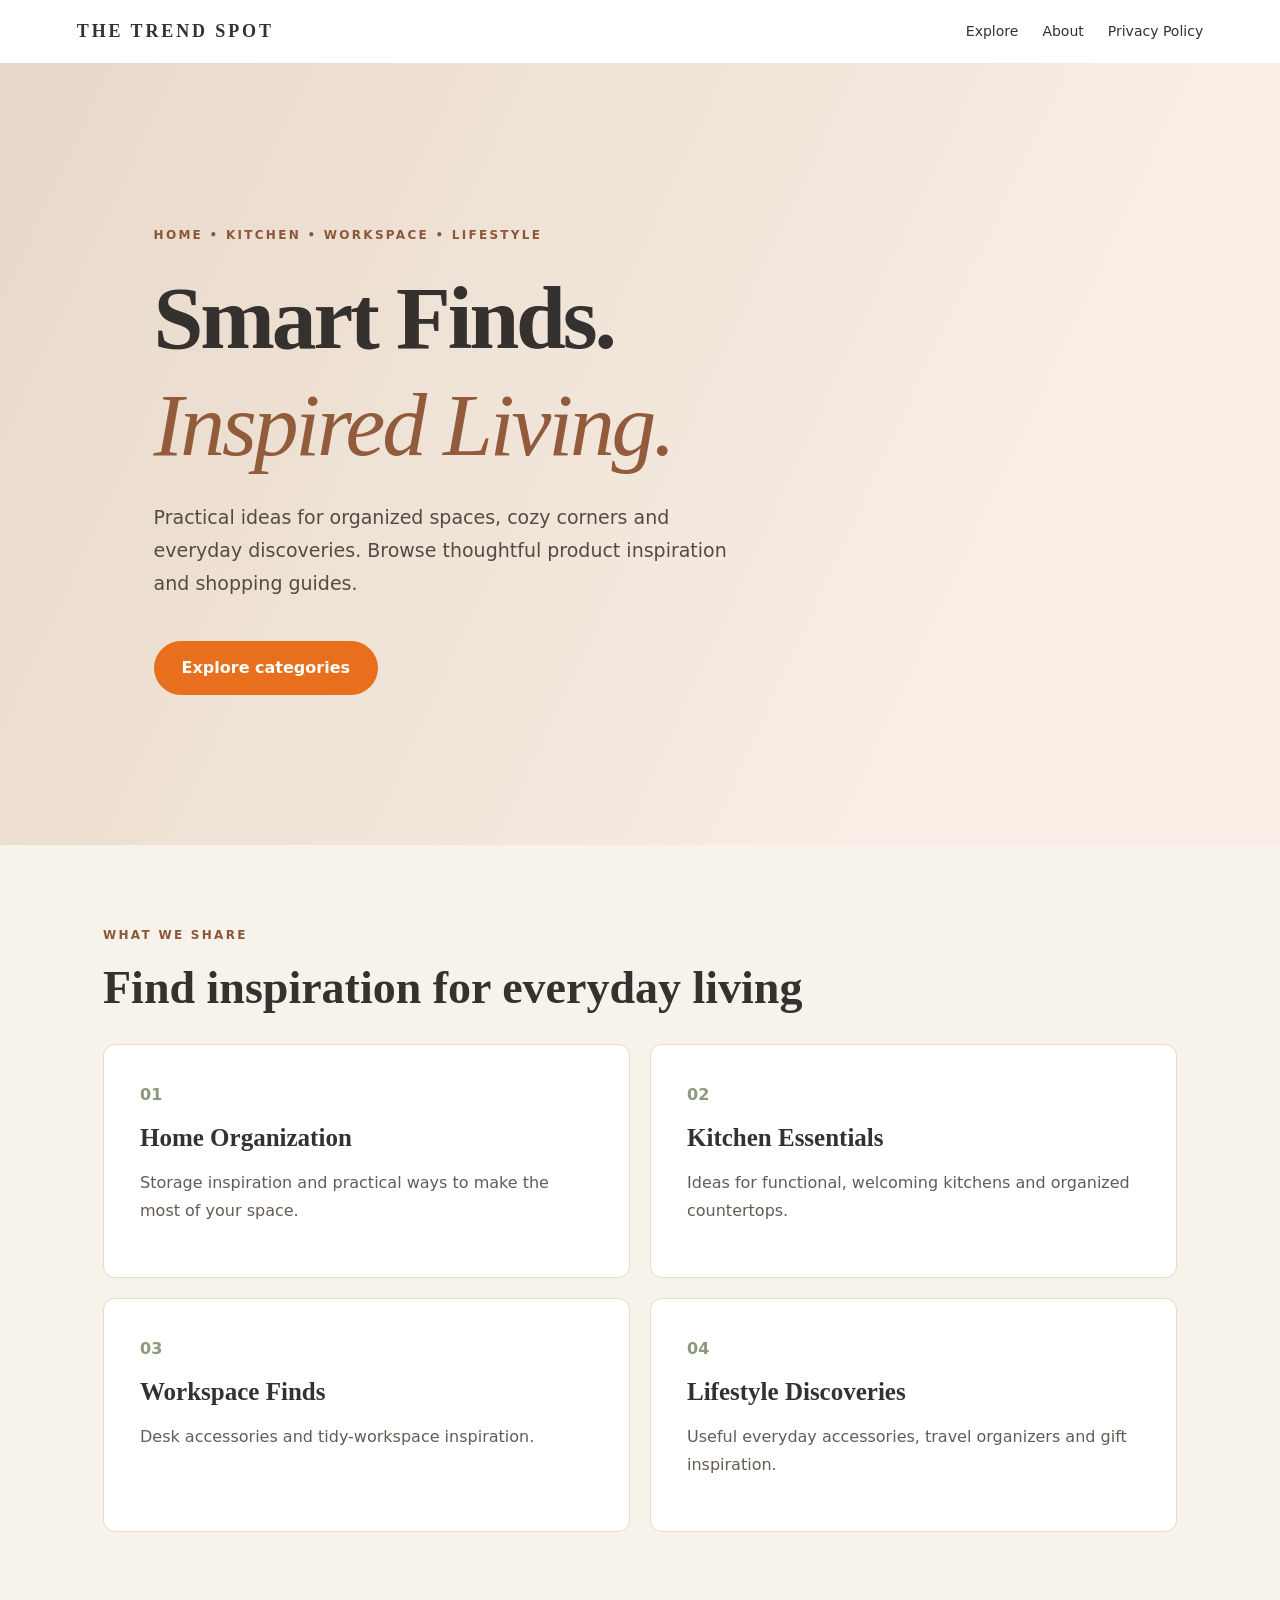
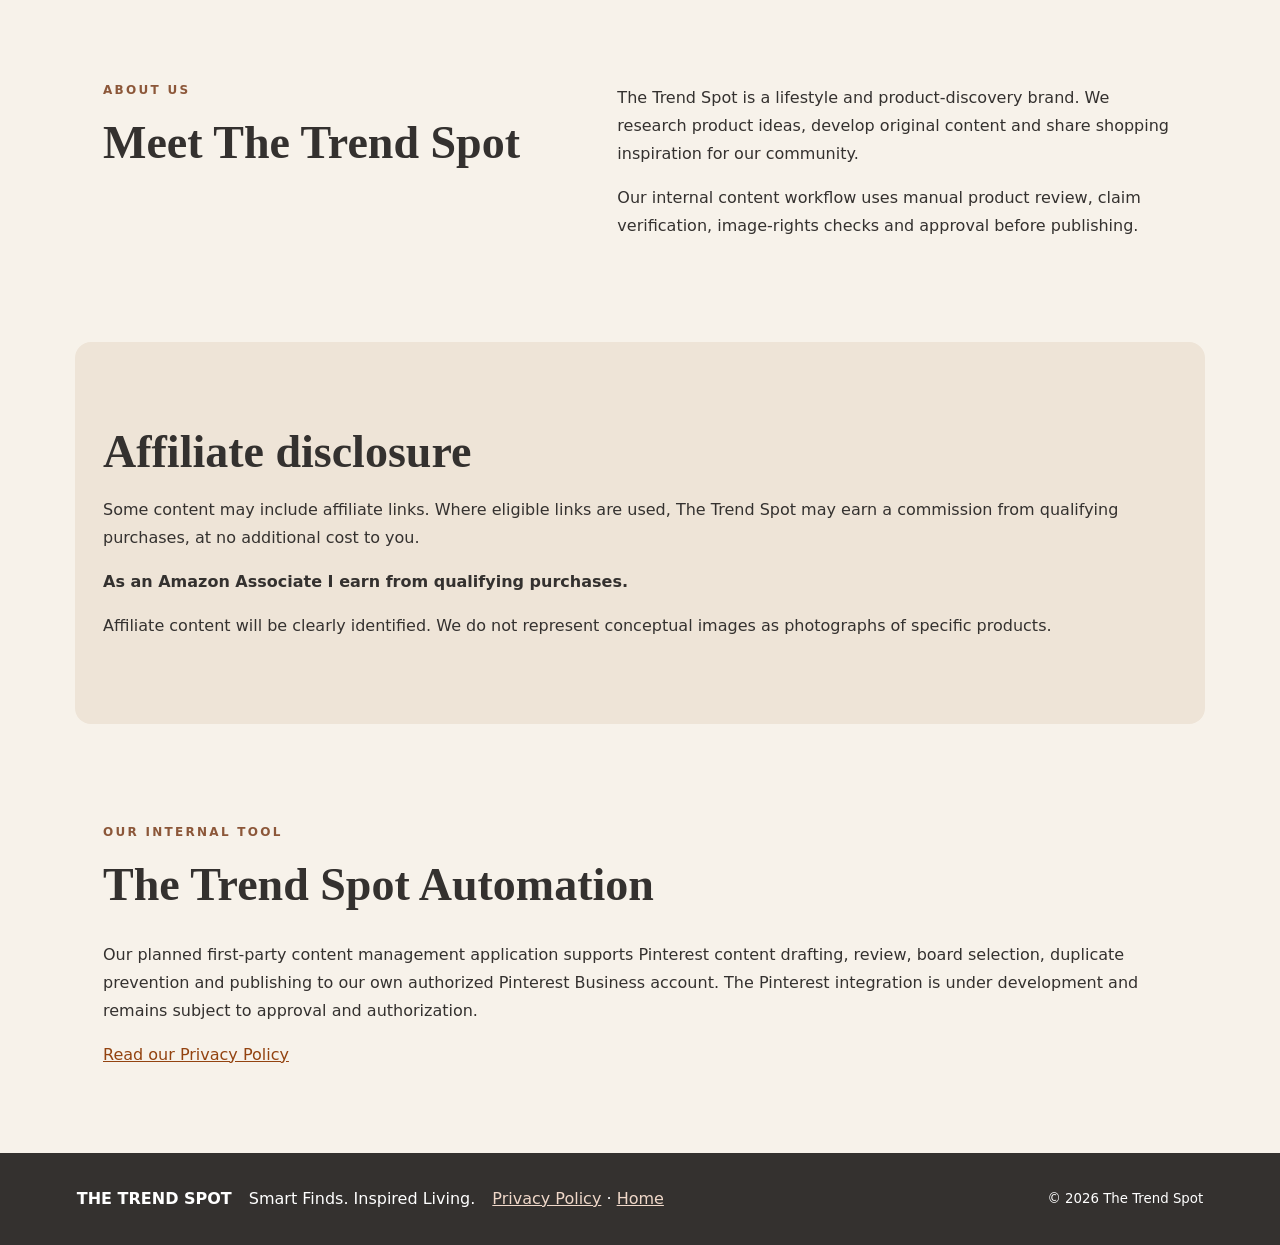
<file: index.html>
<!doctype html>
<html lang="en">
<head>
  <meta charset="utf-8">
  <meta name="viewport" content="width=device-width, initial-scale=1">
  <meta name="description" content="The Trend Spot shares thoughtfully curated home organization, kitchen, workspace and lifestyle shopping inspiration.">
  <title>The Trend Spot | Smart Finds. Inspired Living.</title>
  <link rel="stylesheet" href="style.css">
</head>
<body>
  <a class="skip" href="#main">Skip to content</a>
  <header class="topbar"><a class="brand" href="./">THE TREND SPOT</a><nav aria-label="Main navigation"><a href="#discover">Explore</a><a href="#about">About</a><a href="privacy-policy.html">Privacy Policy</a></nav></header>
  <main id="main">
    <section class="hero"><p class="eyebrow">HOME • KITCHEN • WORKSPACE • LIFESTYLE</p><h1>Smart Finds.<br><em>Inspired Living.</em></h1><p class="lead">Practical ideas for organized spaces, cozy corners and everyday discoveries. Browse thoughtful product inspiration and shopping guides.</p><a class="button" href="#discover">Explore categories</a></section>
    <section class="section" id="discover"><p class="eyebrow">WHAT WE SHARE</p><h2>Find inspiration for everyday living</h2><div class="cards"><article class="tile"><span class="num">01</span><h3>Home Organization</h3><p>Storage inspiration and practical ways to make the most of your space.</p></article><article class="tile"><span class="num">02</span><h3>Kitchen Essentials</h3><p>Ideas for functional, welcoming kitchens and organized countertops.</p></article><article class="tile"><span class="num">03</span><h3>Workspace Finds</h3><p>Desk accessories and tidy-workspace inspiration.</p></article><article class="tile"><span class="num">04</span><h3>Lifestyle Discoveries</h3><p>Useful everyday accessories, travel organizers and gift inspiration.</p></article></div></section>
    <section class="section split" id="about"><div><p class="eyebrow">ABOUT US</p><h2>Meet The Trend Spot</h2></div><div><p>The Trend Spot is a lifestyle and product-discovery brand. We research product ideas, develop original content and share shopping inspiration for our community.</p><p>Our internal content workflow uses manual product review, claim verification, image-rights checks and approval before publishing.</p></div></section>
    <section class="section notice"><h2>Affiliate disclosure</h2><p>Some content may include affiliate links. Where eligible links are used, The Trend Spot may earn a commission from qualifying purchases, at no additional cost to you.</p><p><strong>As an Amazon Associate I earn from qualifying purchases.</strong></p><p>Affiliate content will be clearly identified. We do not represent conceptual images as photographs of specific products.</p></section>
    <section class="section"><p class="eyebrow">OUR INTERNAL TOOL</p><h2>The Trend Spot Automation</h2><p>Our planned first-party content management application supports Pinterest content drafting, review, board selection, duplicate prevention and publishing to our own authorized Pinterest Business account. The Pinterest integration is under development and remains subject to approval and authorization.</p><p><a href="privacy-policy.html">Read our Privacy Policy</a></p></section>
  </main>
  <footer><strong>THE TREND SPOT</strong><span>Smart Finds. Inspired Living.</span><span><a href="privacy-policy.html">Privacy Policy</a> · <a href="./">Home</a></span><small>© 2026 The Trend Spot</small></footer>
</body>
</html>
</file>
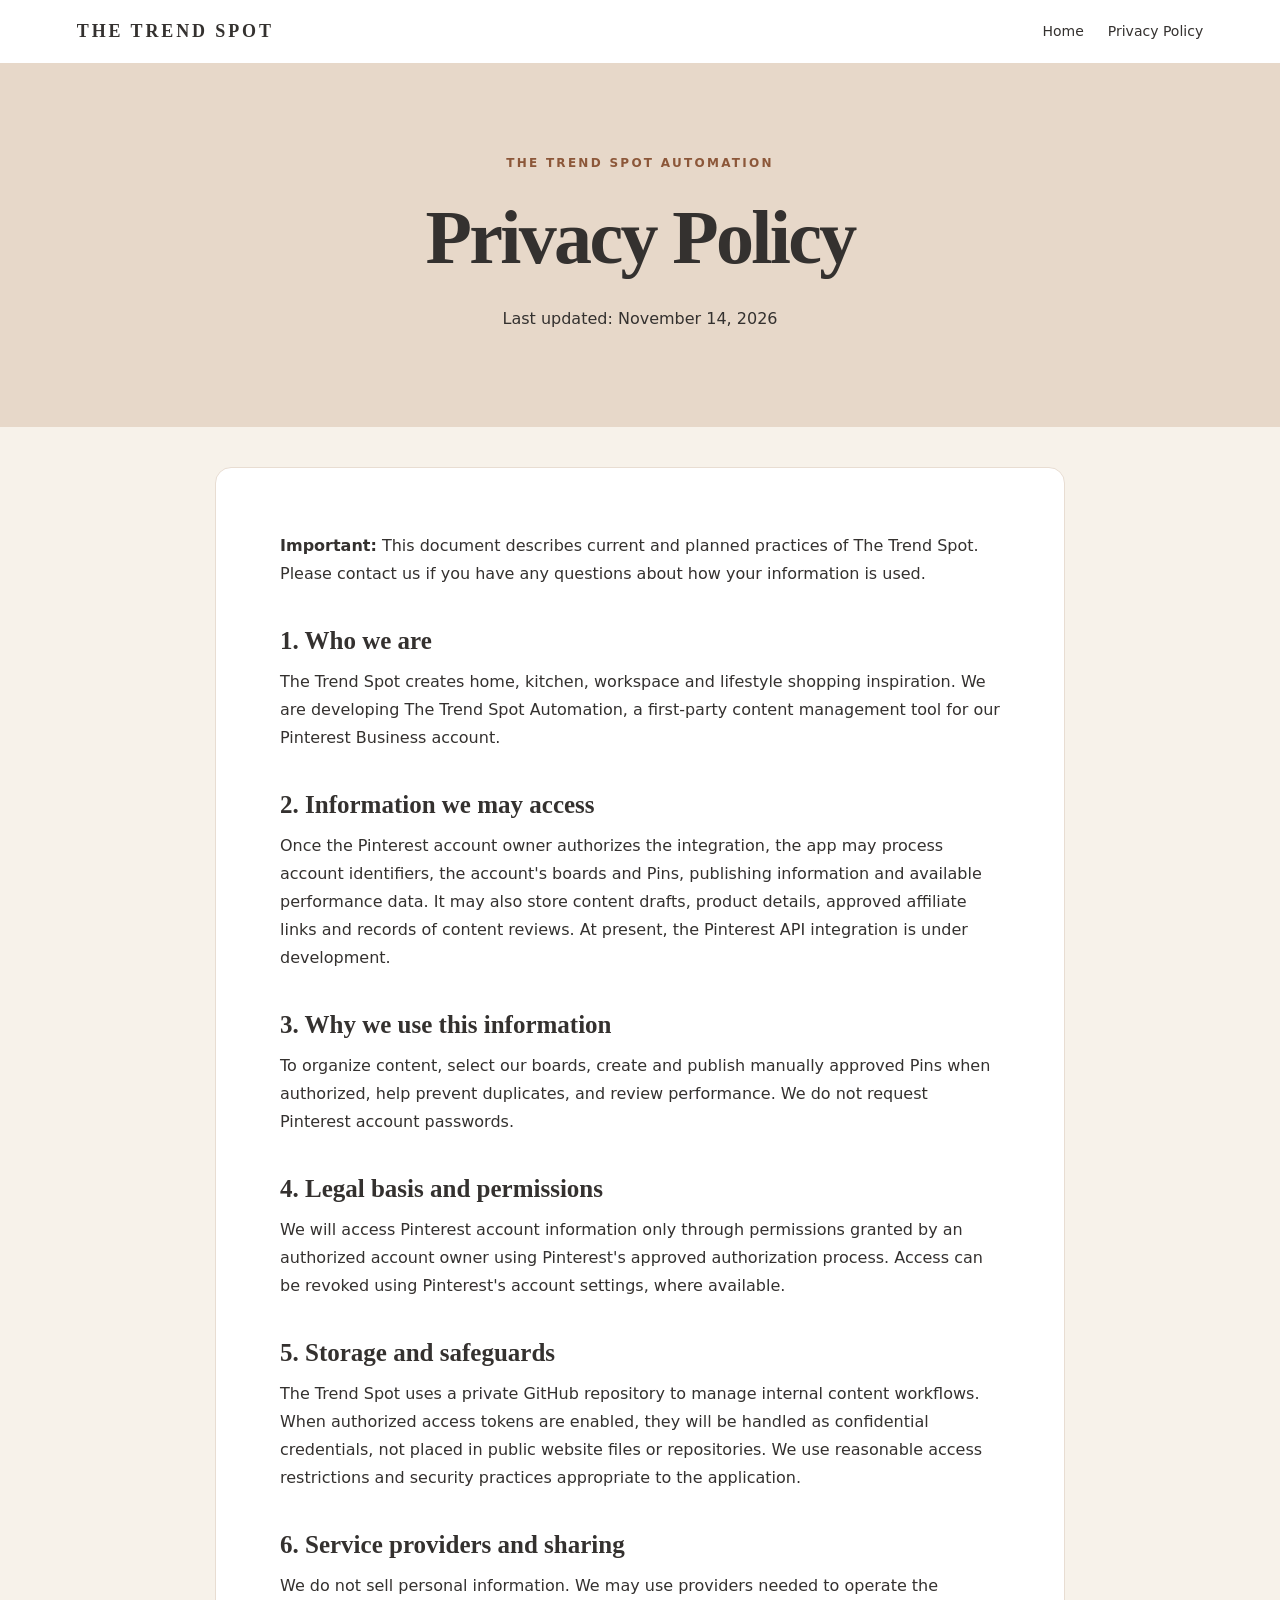
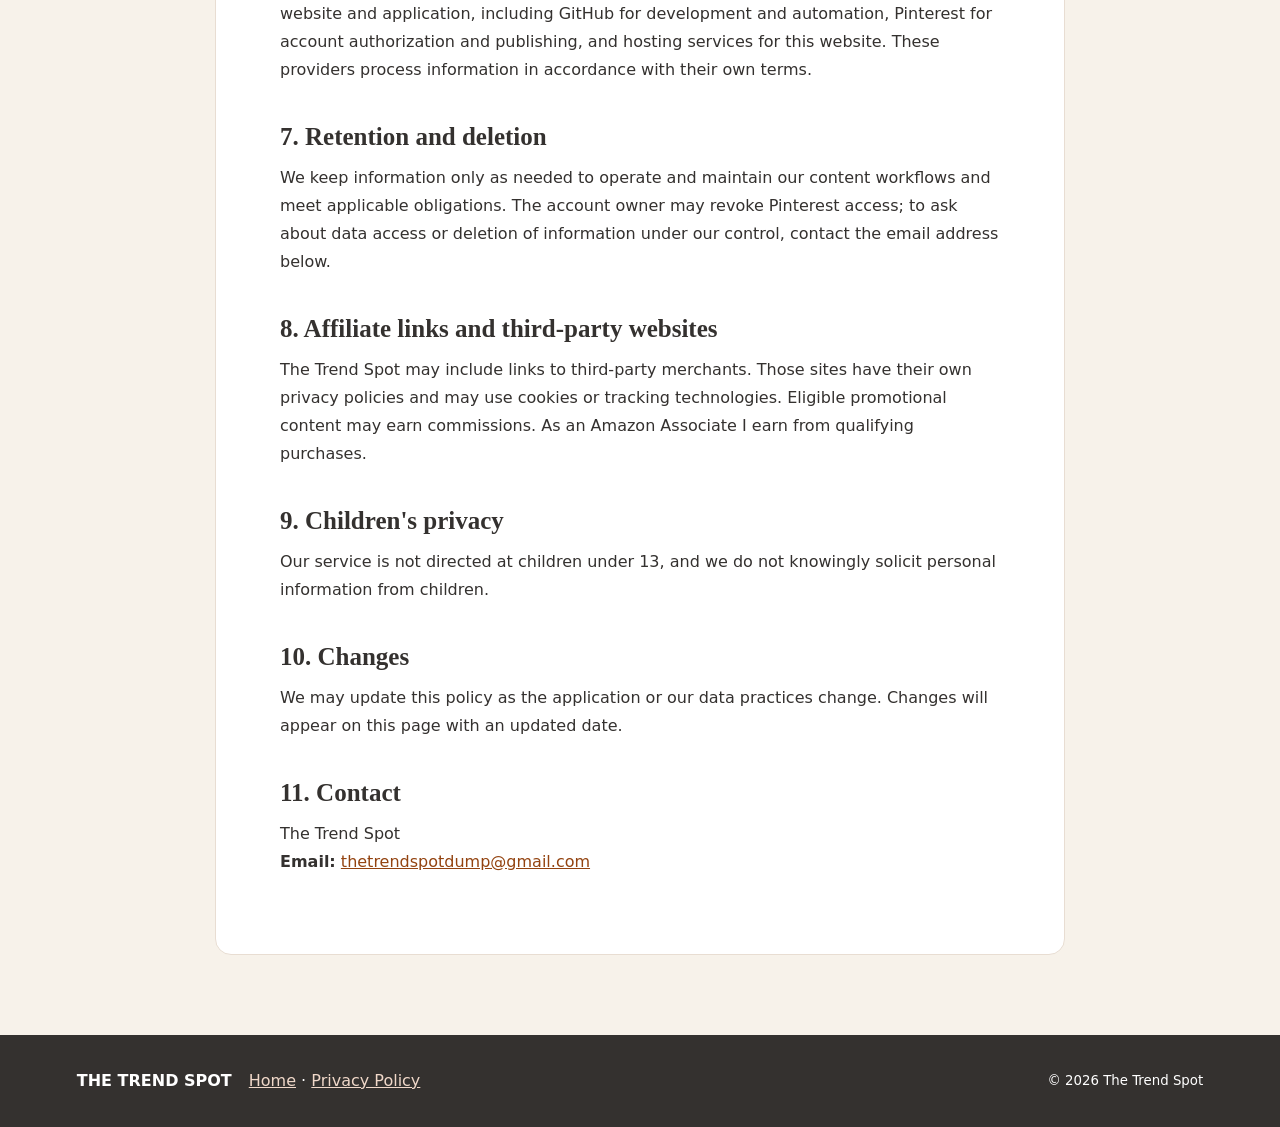
<file: privacy-policy.html>
<!doctype html>
<html lang="en">
<head>
  <meta charset="utf-8">
  <meta name="viewport" content="width=device-width, initial-scale=1">
  <meta name="description" content="Privacy policy for The Trend Spot and its planned Pinterest content management app.">
  <title>Privacy Policy | The Trend Spot</title>
  <link rel="stylesheet" href="style.css">
</head>
<body>
  <a class="skip" href="#main">Skip to content</a>
  <header class="topbar"><a class="brand" href="./">THE TREND SPOT</a><nav aria-label="Main navigation"><a href="./">Home</a><a href="privacy-policy.html" aria-current="page">Privacy Policy</a></nav></header>
  <main id="main">
    <section class="policyhero"><p class="eyebrow">THE TREND SPOT AUTOMATION</p><h1>Privacy Policy</h1><p>Last updated: November 14, 2026</p></section>
    <article class="policy">
      <p><strong>Important:</strong> This document describes current and planned practices of The Trend Spot. Please contact us if you have any questions about how your information is used.</p>
      <h2>1. Who we are</h2><p>The Trend Spot creates home, kitchen, workspace and lifestyle shopping inspiration. We are developing The Trend Spot Automation, a first-party content management tool for our Pinterest Business account.</p>
      <h2>2. Information we may access</h2><p>Once the Pinterest account owner authorizes the integration, the app may process account identifiers, the account's boards and Pins, publishing information and available performance data. It may also store content drafts, product details, approved affiliate links and records of content reviews. At present, the Pinterest API integration is under development.</p>
      <h2>3. Why we use this information</h2><p>To organize content, select our boards, create and publish manually approved Pins when authorized, help prevent duplicates, and review performance. We do not request Pinterest account passwords.</p>
      <h2>4. Legal basis and permissions</h2><p>We will access Pinterest account information only through permissions granted by an authorized account owner using Pinterest's approved authorization process. Access can be revoked using Pinterest's account settings, where available.</p>
      <h2>5. Storage and safeguards</h2><p>The Trend Spot uses a private GitHub repository to manage internal content workflows. When authorized access tokens are enabled, they will be handled as confidential credentials, not placed in public website files or repositories. We use reasonable access restrictions and security practices appropriate to the application.</p>
      <h2>6. Service providers and sharing</h2><p>We do not sell personal information. We may use providers needed to operate the website and application, including GitHub for development and automation, Pinterest for account authorization and publishing, and hosting services for this website. These providers process information in accordance with their own terms.</p>
      <h2>7. Retention and deletion</h2><p>We keep information only as needed to operate and maintain our content workflows and meet applicable obligations. The account owner may revoke Pinterest access; to ask about data access or deletion of information under our control, contact the email address below.</p>
      <h2>8. Affiliate links and third-party websites</h2><p>The Trend Spot may include links to third-party merchants. Those sites have their own privacy policies and may use cookies or tracking technologies. Eligible promotional content may earn commissions. As an Amazon Associate I earn from qualifying purchases.</p>
      <h2>9. Children's privacy</h2><p>Our service is not directed at children under 13, and we do not knowingly solicit personal information from children.</p>
      <h2>10. Changes</h2><p>We may update this policy as the application or our data practices change. Changes will appear on this page with an updated date.</p>
      <h2>11. Contact</h2><p>The Trend Spot<br><strong>Email:</strong> <a href="mailto:thetrendspotdump@gmail.com">thetrendspotdump@gmail.com</a></p>
    </article>
  </main>
  <footer><strong>THE TREND SPOT</strong><span><a href="./">Home</a> · <a href="privacy-policy.html">Privacy Policy</a></span><small>© 2026 The Trend Spot</small></footer>
</body>
</html>
</file>
<file: style.css>
:root{--ivory:#f7f2ea;--sand:#e7d8c9;--ink:#34312f;--muted:#655b53;--accent:#e86f1d;--sage:#8a9a7b}*{box-sizing:border-box}html{scroll-behavior:smooth}body{margin:0;background:var(--ivory);color:var(--ink);font:16px/1.75 system-ui,-apple-system,Segoe UI,Arial,sans-serif}a{color:#934310}a:hover{text-decoration-thickness:2px}.topbar{display:flex;justify-content:space-between;align-items:center;gap:24px;padding:19px clamp(22px,6vw,100px);background:#fff;box-shadow:0 2px 20px #34312f0b}.brand{font:700 18px Georgia,serif;letter-spacing:.16em;text-decoration:none;color:var(--ink)}nav{display:flex;flex-wrap:wrap;gap:24px}nav a{color:var(--ink);text-decoration:none;font-size:14px}.hero{background:linear-gradient(115deg,#e7d8c9,#f8eee5 75%);padding:clamp(70px,12vw,150px) clamp(22px,12vw,180px);min-height:490px}.eyebrow{font-size:12px;letter-spacing:.19em;text-transform:uppercase;font-weight:700;color:#8c5739}h1,h2,h3{font-family:Georgia,serif;line-height:1.2}h1{font-size:clamp(48px,7vw,92px);margin:18px 0 22px;letter-spacing:-.035em}h1 em{font-weight:400;color:#925b3c}.lead{max-width:600px;font-size:19px;color:#554b42}.button{display:inline-block;background:var(--accent);color:white;text-decoration:none;border-radius:40px;padding:13px 28px;margin-top:22px;font-weight:700}.section{max-width:1130px;margin:auto;padding:68px 28px}.section h2{font-size:clamp(30px,3.6vw,46px);margin:14px 0 29px}.cards{display:grid;grid-template-columns:repeat(2,minmax(0,1fr));gap:20px}.tile{background:#fff;padding:36px;border:1px solid #e6d9cd;border-radius:12px}.tile .num{color:var(--sage);font-weight:700}.tile h3{font-size:25px;margin:14px 0 6px}.tile p{color:var(--muted)}.split{display:grid;grid-template-columns:1fr 1.2fr;gap:48px}.notice{background:#eee4d7;border-radius:16px;margin:18px auto}.notice h2{margin-bottom:10px}.policyhero{text-align:center;background:var(--sand);padding:78px 20px}.policyhero h1{font-size:clamp(45px,6vw,76px)}.policy{max-width:850px;margin:40px auto 80px;background:#fff;border:1px solid #e8ddd2;border-radius:16px;padding:clamp(24px,5vw,70px)}.policy h2{font-size:25px;margin:38px 0 12px}.policy p{margin:0 0 14px}.fineprint{font-size:13px;color:var(--muted);margin-top:30px!important}.placeholder{color:#a43617;font-weight:700}footer{background:var(--ink);color:#fff;padding:32px clamp(22px,6vw,100px);display:flex;gap:17px;align-items:center;flex-wrap:wrap}footer a{color:#f0d8c9}footer small{margin-left:auto}.skip{position:absolute;left:-9999px}.skip:focus{left:10px;top:10px;background:#fff;padding:10px;z-index:10}@media(max-width:720px){.cards,.split{grid-template-columns:1fr}nav{gap:12px}footer{display:block}footer>*{display:block;margin:10px 0}.tile{padding:27px}.section{padding:49px 20px}}
</file>
